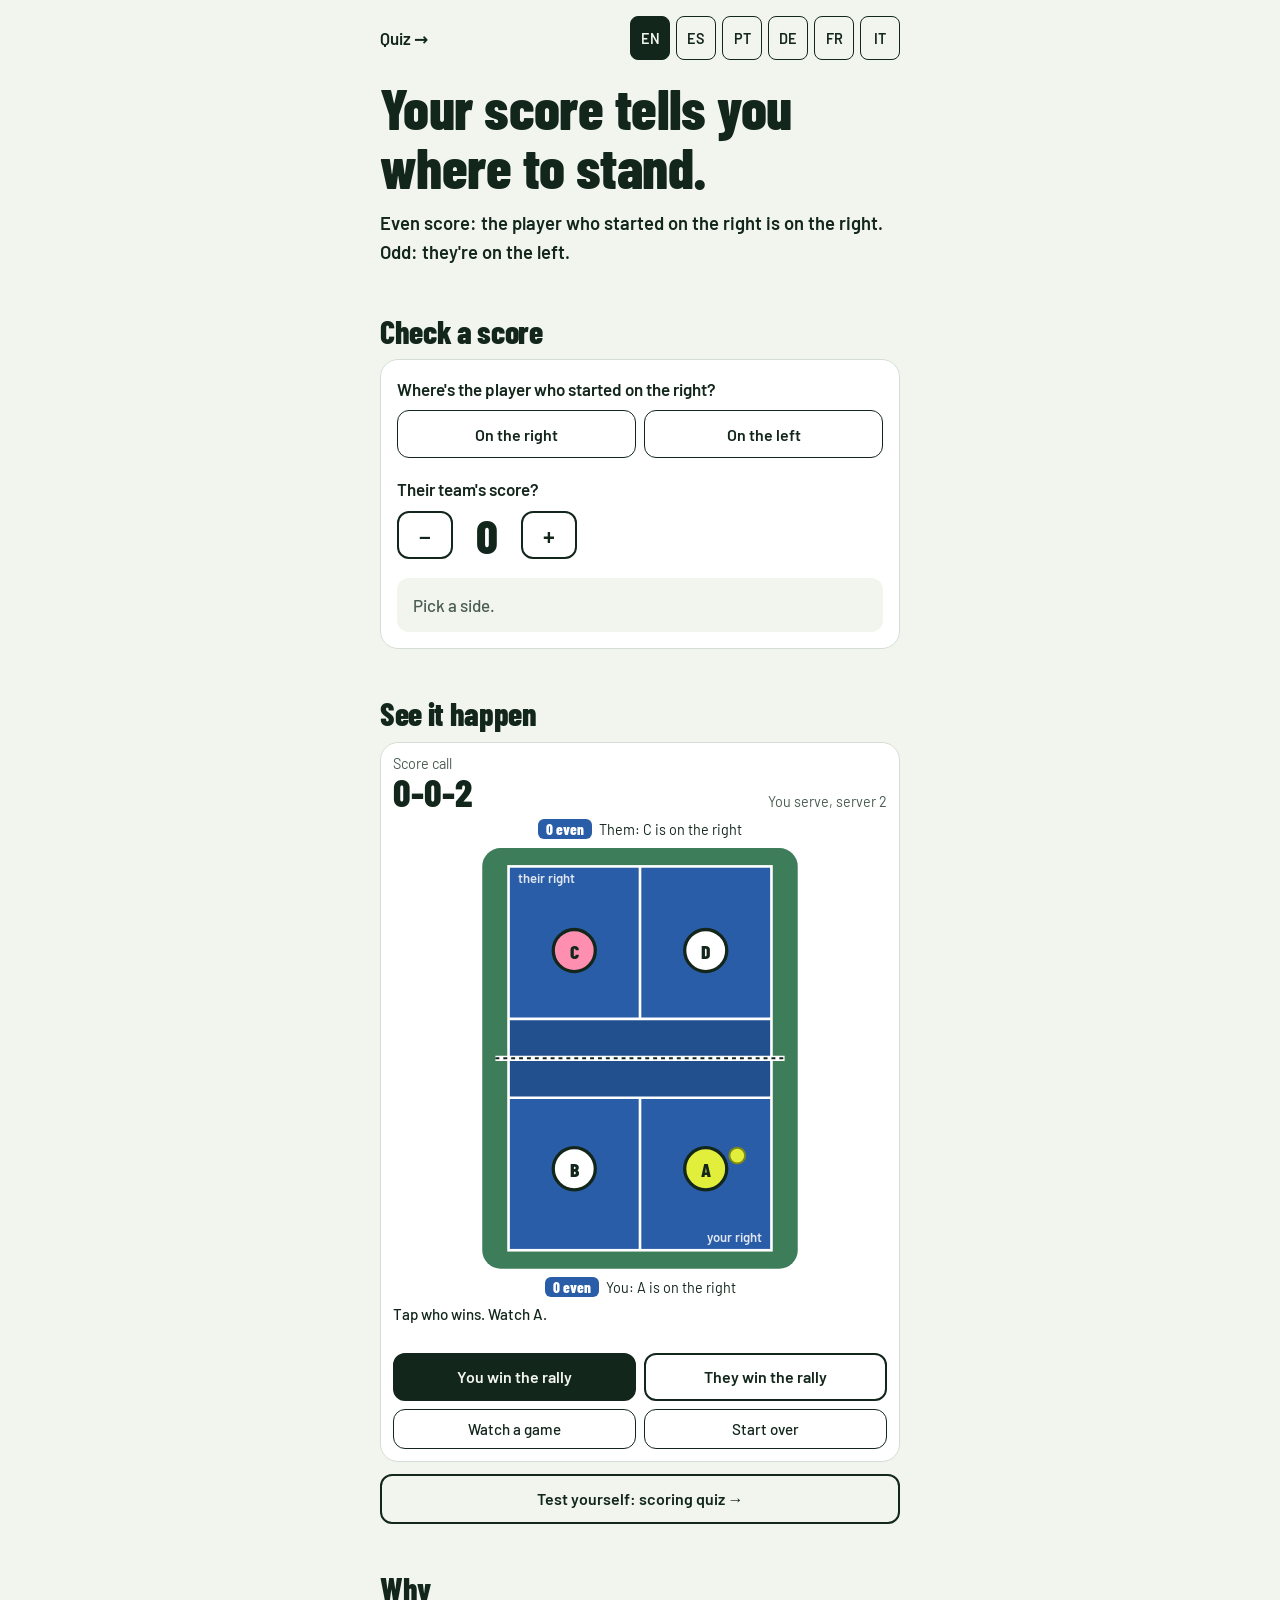
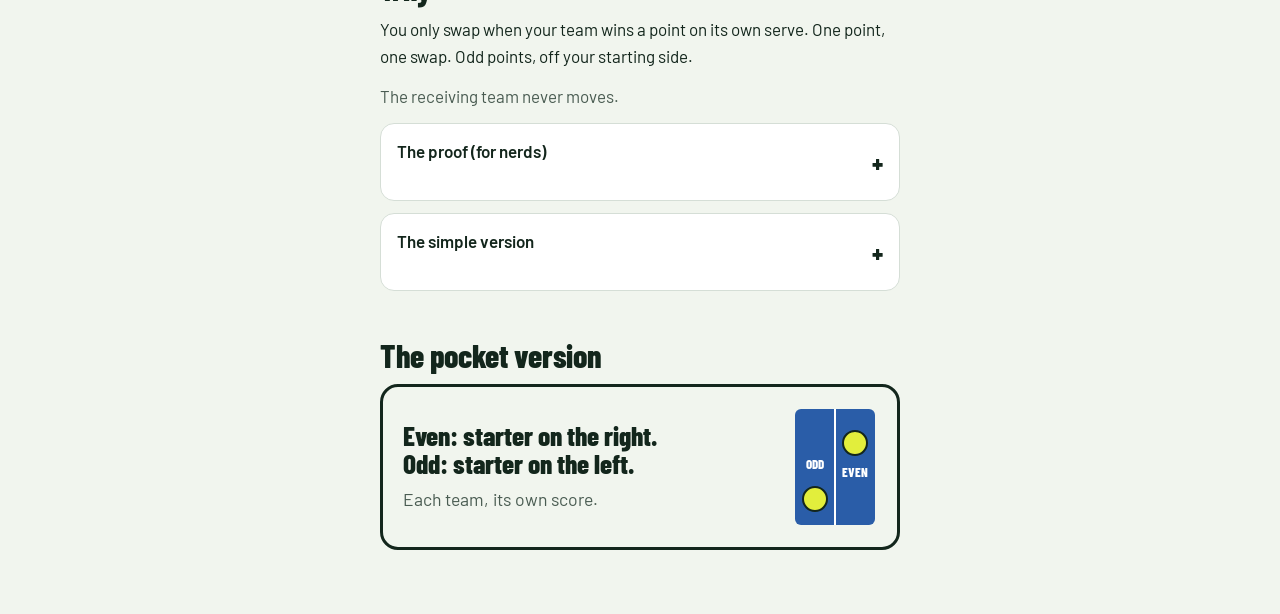
<file: index.html>
<!doctype html>
<html lang="en">
<head>
<meta charset="utf-8">
<meta name="viewport" content="width=device-width, initial-scale=1, viewport-fit=cover">
<title>Odd or even: where to stand in pickleball doubles</title>
<meta name="description" content="Pickleball doubles: your score tells you which side to stand on.">
<link rel="preconnect" href="https://fonts.googleapis.com">
<link rel="preconnect" href="https://fonts.gstatic.com" crossorigin>
<link href="https://fonts.googleapis.com/css2?family=Barlow+Condensed:wght@600;800&family=Barlow:wght@400;500;600&display=swap" rel="stylesheet">
<link rel="stylesheet" href="/shared.css">
<style>
main{max-width:560px;margin:0 auto;padding:16px 20px 64px}
h1{font-size:clamp(2.6rem,11vw,3.6rem);margin:18px 0 14px}
h2{font-size:2rem;margin:48px 0 12px}
.lede{font-size:1.15rem;font-weight:600}

/* The simulator is one screen tall at most: score on top, court in the middle, buttons at the bottom. */
.sim{display:flex;flex-direction:column;gap:8px;padding:12px;scroll-margin:8px;
  height:calc(100vh - 16px);
  height:min(calc(100svh - 16px - env(safe-area-inset-top,0px) - env(safe-area-inset-bottom,0px)),720px)}
.callout{display:flex;align-items:flex-end;justify-content:space-between;gap:12px}
.call{font-family:"Barlow Condensed",sans-serif;font-weight:800;font-size:2.4rem;line-height:1;white-space:nowrap;flex:none}
.call-label{font-size:.9rem;line-height:1.25;color:var(--muted)}
.who{text-align:right;min-width:0}
.strip{font-size:.9rem;line-height:1.3;text-align:center}
.status{min-height:2.6em;margin:0;font-size:.95rem;line-height:1.3;font-weight:500}
.controls{display:grid;grid-template-columns:1fr 1fr;gap:8px}
.controls button{padding:8px 10px;line-height:1.2}
.row2{display:flex;gap:8px}
.row2 button{flex:1;border-width:1px;font-weight:500;font-size:.95rem;min-height:40px;padding:6px 10px;line-height:1.2}
.cta{margin:12px 0 0}
/* Short and wide (a phone on its side): court on the left, everything else beside it. */
@media (max-height:520px){
  .sim{height:auto}
  .sim .court-box{flex:none;height:280px}
}
@media (max-height:520px) and (min-width:600px){
  .sim{display:grid;grid-template-columns:minmax(180px,34%) 1fr;column-gap:16px;align-content:start}
  .sim .court-box{grid-column:1;grid-row:1 / span 6;height:auto;min-height:0}
  .sim > :not(.court-box){grid-column:2}
}

.seg{display:grid;grid-template-columns:1fr 1fr;gap:8px;margin-bottom:18px}
.seg button{border-width:1px}
.seg button[aria-pressed="true"]{background:var(--ink);color:var(--bg)}
.stepper{display:flex;align-items:center;gap:12px;margin-bottom:18px}
.stepper button{width:56px;flex:none;font-size:1.5rem;padding:6px}
.stepper .num{font-size:3rem;min-width:2ch;text-align:center}
.verdict{border-radius:12px;padding:14px 16px;font-weight:500}
.verdict.ok{background:var(--okBg);color:var(--ok)}
.verdict.bad{background:var(--badBg);color:var(--bad)}
.verdict.wait{background:var(--bg);color:var(--muted)}
.verdict b{display:block;font:800 1.5rem "Barlow Condensed",sans-serif;margin-bottom:2px}

.pocket{border:3px solid var(--ink);border-radius:18px;padding:20px;display:grid;grid-template-columns:1fr auto;gap:16px;align-items:center}
.pocket p{margin:0;font-size:1.1rem}
.pocket .big{font:800 1.7rem/1.05 "Barlow Condensed",sans-serif;margin-bottom:8px}
.pocket svg{width:84px;height:auto}
</style>
</head>
<body>
<main>
  <div class="topbar">
    <a class="navlink" href="/quiz/" data-keep-lang>Quiz →</a>
    <nav class="langs" aria-label="Language">
      <button data-lang="en" lang="en">EN</button>
      <button data-lang="es" lang="es">ES</button>
      <button data-lang="pt" lang="pt">PT</button>
      <button data-lang="de" lang="de">DE</button>
      <button data-lang="fr" lang="fr">FR</button>
      <button data-lang="it" lang="it">IT</button>
    </nav>
  </div>

  <h1 data-i="h1"></h1>
  <p class="lede" data-i="lede"></p>

  <h2 data-i="check"></h2>
  <div class="card checker">
    <p class="q" data-i="q1"></p>
    <div class="seg" role="group">
      <button id="sideR" aria-pressed="false" data-i="right"></button>
      <button id="sideL" aria-pressed="false" data-i="left"></button>
    </div>
    <p class="q" data-i="q2"></p>
    <div class="stepper">
      <button id="minus" aria-label="-">−</button>
      <span class="num" id="chkScore" aria-live="polite">0</span>
      <button id="plus" aria-label="+">+</button>
    </div>
    <div class="verdict wait" id="verdict" aria-live="polite"></div>
  </div>

  <h2 data-i="see"></h2>
  <section class="card sim" id="sim">
    <div class="callout">
      <div>
        <div class="call-label" data-i="callLabel"></div>
        <div class="call" id="call" aria-live="polite">0-0-2</div>
      </div>
      <div class="call-label who" id="who"></div>
    </div>
    <div class="strip" id="parThem"></div>
    <div class="court-box" id="court"></div>
    <div class="strip" id="parUs"></div>
    <p class="status" id="status" aria-live="polite"></p>
    <div class="controls">
      <button class="primary" id="winUs" data-i="winUs"></button>
      <button id="winThem" data-i="winThem"></button>
    </div>
    <div class="row2">
      <button id="auto" aria-pressed="false"></button>
      <button id="reset" data-i="reset"></button>
    </div>
  </section>
  <p class="cta"><a class="btn" href="/quiz/" data-keep-lang data-i="toQuiz"></a></p>

  <h2 data-i="why"></h2>
  <p data-i="whyP"></p>
  <p class="muted" data-i="whyNote"></p>

  <details class="more">
    <summary data-i="mathT"></summary>
    <div class="body" data-ih="mathB"></div>
  </details>
  <details class="more">
    <summary data-i="simpleT"></summary>
    <div class="body" data-ih="simpleB"></div>
  </details>

  <h2 data-i="pocket"></h2>
  <div class="pocket">
    <div>
      <p class="big"><span data-i="pk1"></span><br><span data-i="pk2"></span></p>
      <p class="muted" data-i="pk3"></p>
    </div>
    <svg viewBox="0 0 84 120" aria-hidden="true">
      <rect x="2" y="2" width="80" height="116" rx="6" fill="var(--court)"/>
      <line x1="42" y1="2" x2="42" y2="118" stroke="#fff" stroke-width="2"/>
      <circle cx="62" cy="36" r="12" fill="var(--ball)" stroke="#13261C" stroke-width="2"/>
      <text x="62" y="70" text-anchor="middle" fill="#fff" font-family="Barlow Condensed,sans-serif" font-weight="800" font-size="13" data-i="EVEN"></text>
      <circle cx="22" cy="92" r="12" fill="var(--ball)" stroke="#13261C" stroke-width="2"/>
      <text x="22" y="62" text-anchor="middle" fill="#fff" font-family="Barlow Condensed,sans-serif" font-weight="800" font-size="13" data-i="ODD"></text>
    </svg>
  </div>
</main>

<script src="/shared.js"></script>
<script>
(function(){
var PB = window.PB, t = PB.t;
function el(id){ return document.getElementById(id); }

/* ---------- simulator ---------- */
var st = PB.fresh(), msgKeys = ["init"], timer = null;
var sim = el("sim"), autoBtn = el("auto");
var court = PB.mountCourt(el("court"));

function line(who, score, p){
  var odd = score % 2 === 1;
  return '<span class="tag '+(odd?"odd":"even")+'">'+score+" "+t(odd?"odd":"even")+"</span> "+t(who)+": "+t(odd?"isLeft":"isRight",{p:p});
}
function render(){
  court.draw(st);
  el("call").textContent = PB.callOf(st);
  el("who").textContent = t(st.serving==="us"?"youServe":"theyServe") + ", " + t("server") + " " + st.num;
  el("parThem").innerHTML = line("them", st.them, "C");
  el("parUs").innerHTML = line("you", st.us, "A");
  el("status").textContent = msgKeys.map(function(k){ return t(k); }).join(" ");
  autoBtn.textContent = t(timer ? "pause" : "watch");
}
function rally(w){
  if(st.done){ st = PB.fresh(); msgKeys = ["mNew"]; render(); return; }
  var r = PB.step(st, w);
  st = r.st;
  msgKeys = [r.ev==="point" ? (w==="us"?"mUs":"mThem") : r.ev==="second" ? "mS1" : "mOut"];
  if(st.done) msgKeys.push("mOver");
  render();
}
/* Bring the whole simulator on screen, so the score and the buttons are visible together. */
function showSim(){
  var calm = window.matchMedia && matchMedia("(prefers-reduced-motion: reduce)").matches;
  try{ sim.scrollIntoView({block:"nearest", behavior:calm?"auto":"smooth"}); }catch(e){}
}
function stopAuto(){ if(timer){ clearInterval(timer); timer = null; autoBtn.setAttribute("aria-pressed","false"); autoBtn.textContent = t("watch"); } }

el("winUs").onclick = function(){ stopAuto(); showSim(); rally("us"); };
el("winThem").onclick = function(){ stopAuto(); showSim(); rally("them"); };
el("reset").onclick = function(){ stopAuto(); showSim(); st = PB.fresh(); msgKeys = ["mNew"]; render(); };
autoBtn.onclick = function(){
  if(timer){ stopAuto(); return; }
  showSim();
  if(st.done){ st = PB.fresh(); }
  timer = setInterval(function(){ rally(Math.random() < .55 ? "us" : "them"); if(st.done) stopAuto(); }, 1700);
  autoBtn.setAttribute("aria-pressed","true"); autoBtn.textContent = t("pause");
};

/* ---------- checker ---------- */
var side = null, score = 0;
var sideR = el("sideR"), sideL = el("sideL");
function check(){
  sideR.setAttribute("aria-pressed", side==="right");
  sideL.setAttribute("aria-pressed", side==="left");
  el("chkScore").textContent = score;
  var v = el("verdict");
  if(!side){ v.className = "verdict wait"; v.textContent = t("pick"); return; }
  var odd = score % 2 === 1;
  if((side==="right") !== odd){ v.className = "verdict ok"; v.innerHTML = "<b>"+t("ok")+"</b>"; return; }
  var nums = [score-1, score+1].filter(function(n){ return n>=0; });
  /* Spanish says "u", not "o", before a number that starts with an o sound: 8, 11, 18. */
  var or = t("or"), last = nums[nums.length-1];
  if(or === "o" && document.documentElement.lang === "es" && (last === 8 || last === 11 || last === 18)){ or = "u"; }
  var opts = nums.join(" "+or+" ");
  v.className = "verdict bad";
  v.innerHTML = "<b>"+t("bad")+"</b>"+t("must",{need:t(side==="right"?"even":"odd"),opts:opts});
}
sideR.onclick = function(){ side = "right"; check(); };
sideL.onclick = function(){ side = "left"; check(); };
el("minus").onclick = function(){ if(score>0) score--; check(); };
el("plus").onclick = function(){ if(score<30) score++; check(); };

PB.initLang(function(){ render(); check(); });
})();
</script>
</body>
</html>
</file>
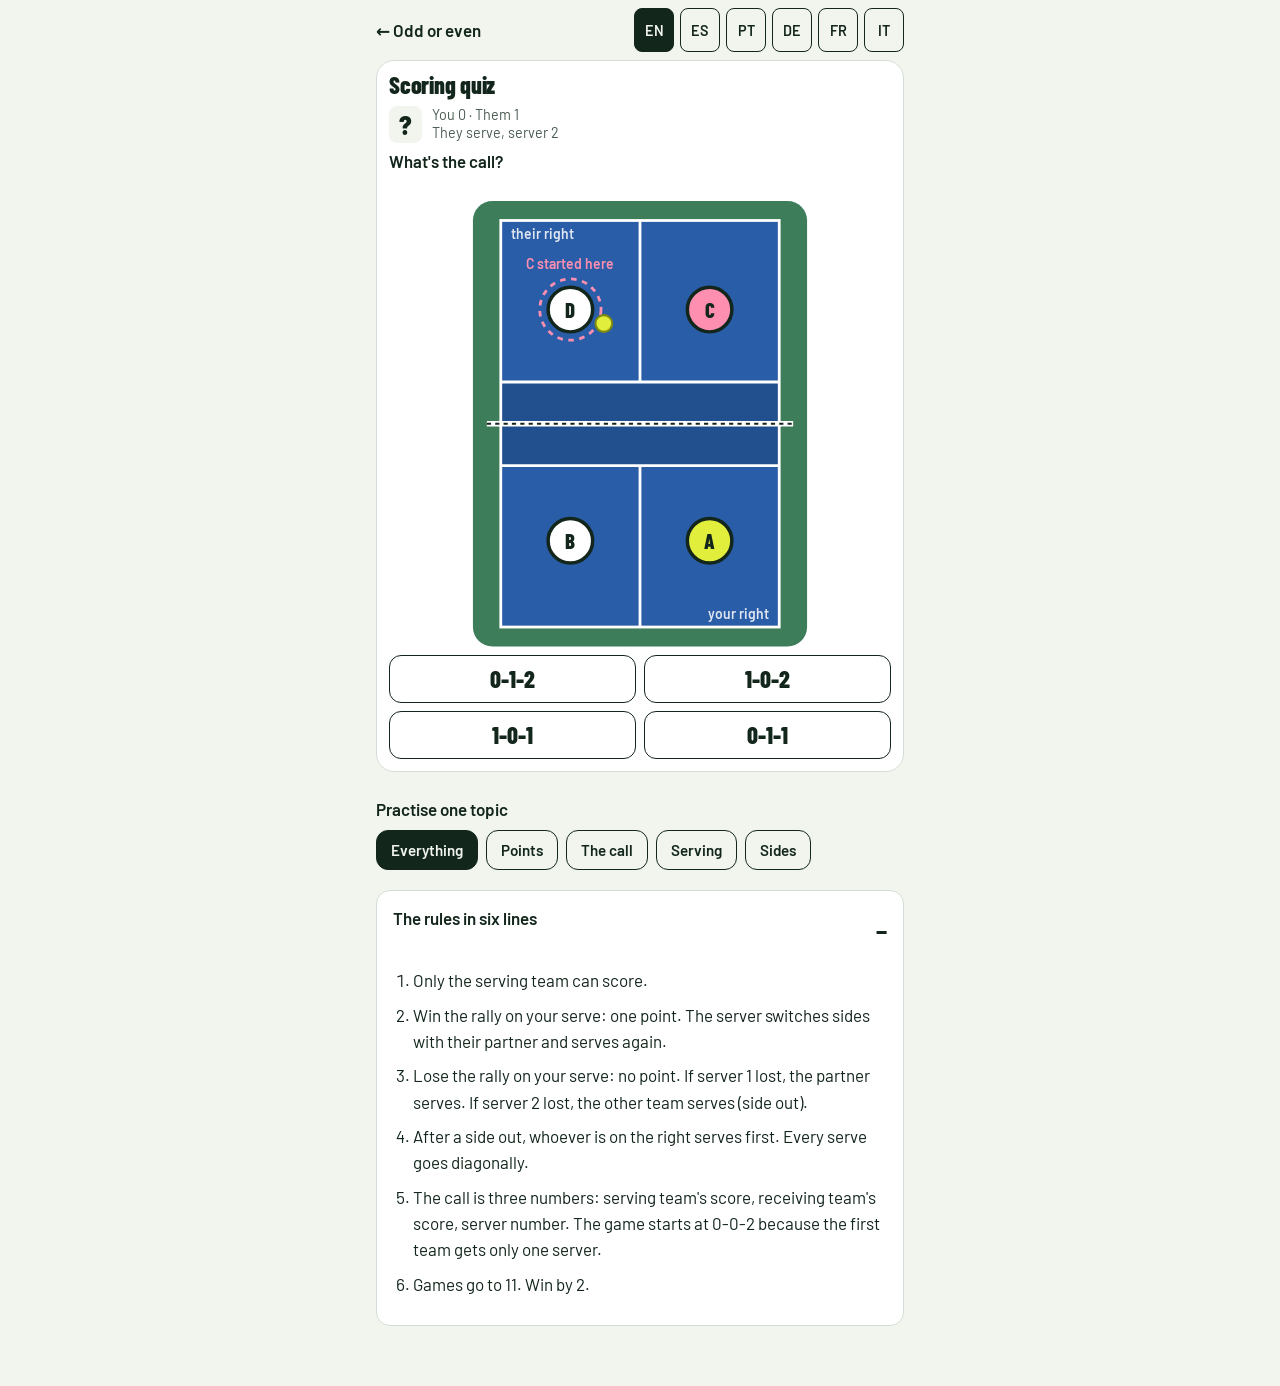
<file: quiz/index.html>
<!doctype html>
<html lang="en" data-title="qTitle">
<head>
<meta charset="utf-8">
<meta name="viewport" content="width=device-width, initial-scale=1, viewport-fit=cover">
<title>Pickleball doubles scoring quiz</title>
<meta name="description" content="Practise pickleball doubles scoring: who scores, who serves next, and what the call is.">
<link rel="preconnect" href="https://fonts.googleapis.com">
<link rel="preconnect" href="https://fonts.gstatic.com" crossorigin>
<link href="https://fonts.googleapis.com/css2?family=Barlow+Condensed:wght@600;800&family=Barlow:wght@400;500;600&display=swap" rel="stylesheet">
<link rel="stylesheet" href="/shared.css">
<style>
.quizmain{max-width:560px;margin:0 auto;padding:0 16px 48px}
/* The quiz is exactly one screen: question, court and answers are always visible together. */
.screen{display:flex;flex-direction:column;gap:8px;padding:8px 0;min-height:500px;
  height:100vh;
  height:min(calc(100svh - env(safe-area-inset-top,0px) - env(safe-area-inset-bottom,0px)),780px)}
.quiz{flex:1 1 0;min-height:0;display:flex;flex-direction:column;gap:8px;padding:12px;scroll-margin:8px}
.qtop{display:flex;align-items:baseline;justify-content:space-between;gap:12px}
.qtop h1{font-size:1.5rem;margin:0}
.tally{font-size:.85rem;line-height:1.2;color:var(--muted);text-align:right}
.sit{display:flex;align-items:center;gap:10px;min-height:38px;font-size:.9rem;line-height:1.25;color:var(--muted)}
.chip{flex:none;font:800 1.7rem/1 "Barlow Condensed",sans-serif;color:var(--ink);background:var(--bg);border-radius:8px;padding:5px 10px}
.prompt{margin:0;min-height:2.5em;font-size:1.05rem;line-height:1.25;font-weight:600}

/* Answers and feedback share one fixed slot, so the court never jumps. */
.bottom{display:grid;min-height:104px}
.answers{display:grid;grid-template-columns:1fr 1fr;grid-auto-rows:1fr;gap:8px}
.answers[hidden],.fb[hidden]{display:none}
.answers button{display:flex;align-items:center;justify-content:center;border-width:1px;padding:6px 8px;font-size:.95rem;line-height:1.15}
.answers.big button{font:800 1.5rem/1.05 "Barlow Condensed",sans-serif}
.answers.locked button{cursor:default}
.answers.locked button:not(.good):not(.bad){opacity:.4}
.answers button.good{background:var(--okBg);border-color:var(--ok);color:var(--ok)}
.answers button.bad{background:var(--badBg);border-color:var(--bad);color:var(--bad)}
.tok{display:inline-flex;align-items:center;justify-content:center;width:34px;height:34px;border-radius:50%;border:2.5px solid #13261C;color:#13261C;font:800 1.1rem/1 "Barlow Condensed",sans-serif}
.fb{display:flex;align-items:stretch;gap:10px}
.fb p{flex:1;align-self:center;margin:0;font-size:.875rem;line-height:1.3}
.fb b.ok{color:var(--ok)}
.fb b.bad{color:var(--bad)}
.fb button{flex:none;min-width:84px}

.below{padding-top:16px}
.topics{display:flex;flex-wrap:wrap;gap:8px;margin-bottom:20px}
.topics button{min-height:40px;padding:6px 14px;border-width:1px;font-size:.95rem}
.topics button[aria-pressed="true"]{background:var(--ink);color:var(--bg)}

/* Short and wide (a phone on its side): court on the left, question and answers beside it. */
@media (max-height:520px) and (min-width:600px){
  .screen{height:auto;min-height:0}
  .quiz{flex:none;display:grid;grid-template-columns:minmax(180px,34%) 1fr;column-gap:16px;align-content:start}
  .quiz .court-box{grid-column:1;grid-row:1 / span 4;min-height:0}
  .quiz > :not(.court-box){grid-column:2}
}
</style>
</head>
<body>
<main class="quizmain">
  <div class="screen">
    <div class="topbar">
      <a class="navlink" href="/" data-keep-lang data-i="qBack"></a>
      <nav class="langs" aria-label="Language">
        <button data-lang="en" lang="en">EN</button>
        <button data-lang="es" lang="es">ES</button>
        <button data-lang="pt" lang="pt">PT</button>
        <button data-lang="de" lang="de">DE</button>
        <button data-lang="fr" lang="fr">FR</button>
        <button data-lang="it" lang="it">IT</button>
      </nav>
    </div>
    <section class="card quiz" id="quiz">
      <div class="qtop">
        <h1 data-i="qH1"></h1>
        <span class="tally" id="tally"></span>
      </div>
      <div class="sit" id="sit"></div>
      <p class="prompt" id="prompt" aria-live="polite"></p>
      <div class="court-box" id="court"></div>
      <div class="bottom">
        <div class="answers" id="answers"></div>
        <div class="fb" id="fb" hidden>
          <p id="fbText" aria-live="polite"></p>
          <button class="primary" id="next" data-i="next"></button>
        </div>
      </div>
    </section>
  </div>

  <div class="below">
    <p class="q" data-i="topic"></p>
    <div class="topics" id="topics" role="group" data-ia="topic">
      <button data-topic="all" data-i="tAll"></button>
      <button data-topic="points" data-i="tPoints"></button>
      <button data-topic="call" data-i="tCall"></button>
      <button data-topic="serve" data-i="tServe"></button>
      <button data-topic="sides" data-i="tSides"></button>
    </div>
    <details class="more" open>
      <summary data-i="rulesT"></summary>
      <div class="body" data-ih="rulesB"></div>
    </details>
  </div>
</main>

<script src="/shared.js"></script>
<script>
(function(){
"use strict";
var PB = window.PB, t = PB.t;
function el(id){ return document.getElementById(id); }
var card = el("quiz"), ansEl = el("answers"), fbEl = el("fb"), nextBtn = el("next");
var court = PB.mountCourt(el("court"));

/* Question types per topic. A type listed twice comes up twice as often. */
var BAG = {
  points:["happens","happens","happens","over"],
  call:["call","nextcall"],
  serve:["who","who","recv"],
  sides:["where","where","imp"]
};
BAG.all = BAG.points.concat(BAG.call, BAG.call, BAG.serve, BAG.sides);
var topic = "all", q = null, phase = "ask", picked = -1, lastType = "", timer = null;
var tally = { n:0, r:0, streak:0 };

function rnd(n){ return Math.floor(Math.random()*n); }
function pick(a){ return a[rnd(a.length)]; }
function shuffle(a){ for(var i=a.length-1;i>0;i--){ var j = rnd(i+1), x = a[i]; a[i] = a[j]; a[j] = x; } return a; }
function uniq(list, not){ var out = []; list.forEach(function(x){ if(x !== not && out.indexOf(x) < 0) out.push(x); }); return out; }

/* A position that really can happen: play a random number of rallies from 0-0-2. */
function randState(){
  var s = PB.fresh(), n = rnd(28);
  for(var i=0;i<n;i++){
    var r = PB.step(s, Math.random() < .5 ? "us" : "them");
    if(r.st.us > 9 || r.st.them > 9) break;
    s = r.st;
  }
  return s;
}
/* Players placed by score alone (even: starter on the right). Used when nobody is serving in the picture. */
function posState(us, them){
  var s = PB.fresh();
  s.us = us; s.them = them; s.first = false;
  s.right.us = us % 2 ? "B" : "A";
  s.right.them = them % 2 ? "D" : "C";
  return s;
}
/* A position plus one rally. One time in seven it is the very first serve, where the one-server rule bites. */
function scenario(){
  var s = Math.random() < .15 ? PB.fresh() : randState();
  var w = Math.random() < .5 ? "us" : "them";
  var r = PB.step(s, w);
  return { s:s, w:w, st:r.st, ev:r.ev };
}

function chip(x){ return '<b class="chip">'+x+'</b>'; }
function who(s){ return t(s.serving==="us" ? "youServe" : "theyServe") + ", " + t("server") + " " + s.num; }
function sitCall(s){ return chip(PB.callOf(s)) + "<span>" + who(s) + "</span>"; }
var FILL = { A:"var(--ball)", B:"#fff", C:"var(--them)", D:"#fff" };
function tok(p){ return '<span class="tok" style="background:'+FILL[p]+'">'+p+'</span>'; }
function toks(){ return ["A","B","C","D"].map(tok); }
function why(sc){
  if(sc.ev === "point") return t("xPoint");
  if(sc.ev === "second") return t("xSecond");
  return t(sc.s.first ? "xFirst" : "xOut");
}

/* Each generator returns: state (+draw options) to show, optional after (what the court shows once answered),
   ok (index of the right option) and view(), which builds the texts in the current language. */
var G = {
  happens:function(){
    var sc = scenario(), mate = PB.partner[sc.s.server];
    return { state:sc.s, after:{state:sc.st},
      ok: sc.ev==="point" ? (sc.w==="us" ? 0 : 1) : sc.ev==="second" ? 2 : 3,
      view:function(){ return { sit:sitCall(sc.s), sitAfter:sitCall(sc.st), prompt:t(sc.w==="us" ? "pWinUs" : "pWinThem"),
        opts:[t("oPtUs"), t("oPtThem"), t("oSecond",{p:mate}), t("oOut")], why:why(sc) }; } };
  },
  over:function(){
    var c = pick([[11,9],[11,10],[12,10],[10,8],[12,11],[11,7],[13,11],[10,10],[9,7],[14,12],[11,5],[10,9]]);
    var flip = Math.random() < .5, us = flip ? c[1] : c[0], them = flip ? c[0] : c[1];
    var over = c[0] >= 11 && c[0] - c[1] >= 2;
    return { state:posState(us, them), draw:{ball:false}, ok: over ? 0 : 1,
      view:function(){ return { sit:chip(t("sitScores",{us:us,them:them})), prompt:t("pOver"), opts:[t("yes"), t("no")],
        why:t(over ? "xOverYes" : c[0] < 11 ? "xOverNo11" : "xOverNo2") }; } };
  },
  call:function(){
    var start = Math.random() < .2, s = PB.fresh();
    if(!start){ do { s = randState(); } while(s.us === s.them); }
    var S = s[s.serving], R = s[PB.other(s.serving)], n = s.num, m = 3 - n, right = PB.callOf(s);
    /* Receivers' score first is the classic slip, so it is always on offer. */
    var wrong = start ? ["0-0-1","0-0","2-0-0"]
      : uniq([R+"-"+S+"-"+n].concat(shuffle([S+"-"+R+"-"+m, R+"-"+S+"-"+m, n+"-"+S+"-"+R, S+"-"+R])), right).slice(0,3);
    var opts = shuffle(wrong.concat([right]));
    return { state:s, ok:opts.indexOf(right),
      view:function(){ return {
        sit:chip("?") + "<span>" + t("sitScores",{us:s.us,them:s.them}) + "<br>" + (start ? t("sitFirst") : who(s)) + "</span>",
        sitAfter:sitCall(s), prompt:t("pCall"), opts:opts, why:t(start ? "xStartCall" : "xCall",{call:right}) }; } };
  },
  nextcall:function(){
    var sc = scenario(), s = sc.s, S = s[s.serving], R = s[PB.other(s.serving)], n = s.num, right = PB.callOf(sc.st);
    /* The three things that can happen, plus two where the receivers wrongly get a point. */
    var wrong = uniq(shuffle([(S+1)+"-"+R+"-"+n, S+"-"+R+"-"+(3-n), R+"-"+S+"-1", S+"-"+(R+1)+"-"+n, (R+1)+"-"+S+"-1"]), right).slice(0,3);
    var opts = shuffle(wrong.concat([right]));
    return { state:s, after:{state:sc.st}, ok:opts.indexOf(right),
      view:function(){ return { sit:sitCall(s), sitAfter:sitCall(sc.st), prompt:t(sc.w==="us" ? "pNextUs" : "pNextThem"),
        opts:opts, why:why(sc) + " " + t("xNow",{call:right}) }; } };
  },
  who:function(){
    var sc = scenario(), p = sc.st.server;
    return { state:sc.s, after:{state:sc.st, draw:{mark:p}}, ok:"ABCD".indexOf(p),
      view:function(){ return { sit:sitCall(sc.s), sitAfter:sitCall(sc.st), prompt:t(sc.w==="us" ? "pWhoUs" : "pWhoThem"), opts:toks(),
        why: sc.ev==="point" ? t("xSame",{p:p}) : sc.ev==="second" ? t("xPartner",{p:p})
          : t(sc.s.first ? "xFirst" : "xOutHead") + " " + t("xRight",{p:p}) }; } };
  },
  recv:function(){
    var s = randState(), srv = s.server, rt = PB.other(s.serving);
    var rc = PB.sideOf(s, srv)==="right" ? s.right[rt] : PB.partner[s.right[rt]];
    return { state:s, after:{state:s, draw:{mark:rc, aim:[srv, rc]}}, ok:"ABCD".indexOf(rc),
      view:function(){ return { sit:sitCall(s), prompt:t("pRecv",{p:srv}), opts:toks(), why:t("xDiag",{p:rc}) }; } };
  },
  where:function(){
    var mine = Math.random() < .5, team = mine ? "us" : "them", p = mine ? "A" : "C", n = rnd(11);
    var s = posState(mine ? n : 0, mine ? 0 : n);
    /* Buttons sit under the spot they name: the other team faces us, so their right is on our left. */
    var sides = mine ? ["left","right"] : ["right","left"];
    return { state:s, draw:{hide:mine ? "AB" : "CD", ghost:team, ball:false}, after:{state:s, draw:{ball:false, mark:p}}, ok:sides.indexOf(n % 2 ? "left" : "right"),
      view:function(){ return { sit:"<span>" + t(mine ? "you" : "them") + "</span>" + chip(n), prompt:t(mine ? "pWhereUs" : "pWhereThem",{n:n,p:p}),
        opts:sides.map(function(x){ return t(x); }), why:t(n % 2 ? "xOdd" : "xEven",{n:n,p:p}) }; } };
  },
  imp:function(){
    var mine = Math.random() < .5, team = mine ? "us" : "them", p = mine ? "A" : "C", odd = Math.random() < .5;
    var ODD = [1,3,5,7,9], EVEN = [0,2,4,6,8,10];
    var fits = shuffle((odd ? ODD : EVEN).slice()).slice(0,3), wrong = pick(odd ? EVEN : ODD);
    var nums = fits.concat([wrong]).sort(function(a,b){ return a-b; });
    var s = posState(mine ? fits[0] : 0, mine ? 0 : fits[0]);
    return { state:s, draw:{ball:false, start:team}, after:{state:s, draw:{ball:false, start:team, mark:p}}, ok:nums.indexOf(wrong),
      view:function(){ return { sit:"<span>" + t(mine ? "you" : "them") + "</span>" + chip("?"), prompt:t(mine ? "pImpUs" : "pImpThem",{p:p}),
        opts:nums.map(String), why:t(odd ? "xImpOdd" : "xImpEven",{p:p,n:wrong}) }; } };
  }
};

function show(){
  var v = q.view(), done = phase !== "ask", ok = picked === q.ok;
  el("sit").innerHTML = done && v.sitAfter ? v.sitAfter : v.sit;
  el("prompt").textContent = v.prompt;
  if(done && q.after) court.draw(q.after.state, q.after.draw); else court.draw(q.state, q.draw);
  ansEl.className = "answers" + (q.type === "happens" ? "" : " big") + (done ? " locked" : "");
  ansEl.innerHTML = "";
  v.opts.forEach(function(html, i){
    var b = document.createElement("button");
    b.type = "button";
    b.innerHTML = html;
    if(done){
      b.setAttribute("aria-disabled", "true");
      if(i === q.ok) b.className = "good"; else if(i === picked) b.className = "bad";
    }
    b.onclick = function(){ answer(i); };
    ansEl.appendChild(b);
  });
  ansEl.hidden = phase === "done";
  fbEl.hidden = phase !== "done";
  el("fbText").innerHTML = phase === "done" ? '<b class="'+(ok ? "ok" : "bad")+'">'+(ok ? "✓ " : "✗ ")+t(ok ? "qRight" : "qWrong")+"</b> "+v.why : "";
  el("tally").textContent = tally.n ? t("qScore",{r:tally.r,n:tally.n}) + (tally.streak > 1 ? " · " + t("qStreak",{n:tally.streak}) : "") : "";
}
function fit(){
  var calm = window.matchMedia && matchMedia("(prefers-reduced-motion: reduce)").matches;
  try{ card.scrollIntoView({block:"nearest", behavior:calm ? "auto" : "smooth"}); }catch(e){}
}
function newQ(){
  var bag = BAG[topic], type = pick(bag);
  if(type === lastType) type = pick(bag);
  lastType = type;
  q = G[type]();
  q.type = type;
  phase = "ask"; picked = -1;
  show();
}
/* The tapped button shows right or wrong for a moment, then the explanation takes its place. */
function answer(i){
  if(phase !== "ask") return;
  picked = i; phase = "flash";
  tally.n++;
  if(i === q.ok){ tally.r++; tally.streak++; } else { tally.streak = 0; }
  show(); fit();
  timer = setTimeout(function(){
    phase = "done"; show();
    try{ nextBtn.focus({preventScroll:true}); }catch(e){}
  }, 700);
}
nextBtn.onclick = function(){ if(phase === "done"){ newQ(); fit(); } };
document.addEventListener("keydown", function(e){
  if(e.metaKey || e.ctrlKey || e.altKey) return;
  var n = "1234".indexOf(e.key);
  if(phase === "ask" && n >= 0 && n < ansEl.children.length) answer(n);
});

var chips = Array.prototype.slice.call(el("topics").children);
function setTopic(x, user){
  topic = Object.prototype.hasOwnProperty.call(BAG, x) ? x : "all";
  chips.forEach(function(b){ b.setAttribute("aria-pressed", b.getAttribute("data-topic") === topic); });
  try{
    var u = new URL(location.href);
    if(topic === "all") u.searchParams.delete("topic"); else u.searchParams.set("topic", topic);
    history.replaceState(null, "", u);
  }catch(e){}
  if(user){ clearTimeout(timer); lastType = ""; newQ(); fit(); }
}
chips.forEach(function(b){ b.onclick = function(){ setTopic(b.getAttribute("data-topic"), true); }; });

var first = "all";
try{ first = new URLSearchParams(location.search).get("topic") || "all"; }catch(e){}
setTopic(first, false);
newQ();
PB.initLang(show);
})();
</script>
</body>
</html>
</file>
<file: shared.css>
/* Shared by / and /quiz/: colours, type, buttons, the card and the court. */
:root{
  --bg:#F1F5EE; --surface:#FFFFFF; --ink:#13261C; --muted:#4A5C52; --line:#D5DED6;
  --court:#2A5DA8; --kitchen:#22508F; --surround:#3E7D5A;
  --ball:#E2EE3C; --ballEdge:#7F8A10; --them:#FF8FB1;
  --ok:#1F7A45; --okBg:#E3F3E8; --bad:#B3261E; --badBg:#FBE6E4; --focus:#2A5DA8;
  color-scheme: light;
  box-sizing:border-box;
  padding-top:env(safe-area-inset-top,0px);
  padding-bottom:env(safe-area-inset-bottom,0px);
}
@media (prefers-color-scheme: dark){
  :root:not([data-theme="light"]){
    --bg:#0E1C15; --surface:#16281F; --ink:#E9F0EA; --muted:#A9BBB0; --line:#2B4236;
    --surround:#2F6247; --ok:#7BD69B; --okBg:#173A26; --bad:#FF9C92; --badBg:#3C1C19; --focus:#E2EE3C;
    color-scheme: dark;
  }
}
:root[data-theme="dark"]{
  --bg:#0E1C15; --surface:#16281F; --ink:#E9F0EA; --muted:#A9BBB0; --line:#2B4236;
  --surround:#2F6247; --ok:#7BD69B; --okBg:#173A26; --bad:#FF9C92; --badBg:#3C1C19; --focus:#E2EE3C;
  color-scheme: dark;
}
*,*::before,*::after{box-sizing:inherit}
html{scroll-padding-top:env(safe-area-inset-top,0px)}
body{margin:0;background:var(--bg);color:var(--ink);font:400 1.0625rem/1.55 Barlow,system-ui,-apple-system,"Segoe UI",sans-serif}
h1,h2,.num{font-family:"Barlow Condensed","Arial Narrow",Barlow,sans-serif;font-weight:800;letter-spacing:-.01em;line-height:1.02}
p{margin:0 0 14px}
.muted{color:var(--muted)}

button,.btn{font:600 1rem Barlow,sans-serif;border-radius:12px;border:2px solid var(--ink);background:transparent;color:var(--ink);padding:13px 10px;cursor:pointer;min-height:48px;touch-action:manipulation}
button.primary{background:var(--ink);color:var(--bg)}
button:focus-visible,a:focus-visible{outline:3px solid var(--focus);outline-offset:2px}
.btn{display:flex;align-items:center;justify-content:center;text-align:center;text-decoration:none}

.topbar{display:flex;align-items:center;justify-content:space-between;flex-wrap:wrap;gap:6px 12px}
.navlink{display:inline-flex;align-items:center;min-height:44px;color:var(--ink);font-weight:600;text-decoration:none}
.langs{display:flex;gap:6px;justify-content:flex-end;margin-left:auto}
.langs button{min-height:44px;min-width:40px;padding:4px 8px;border-width:1px;font-size:.9rem;font-weight:600;border-radius:8px}
.langs button[aria-pressed="true"]{background:var(--ink);color:var(--bg)}

.card{background:var(--surface);border:1px solid var(--line);border-radius:18px;padding:16px}
.q{font-weight:600;margin:0 0 8px}
.tag{display:inline-block;font:800 .95rem "Barlow Condensed",sans-serif;padding:1px 8px;border-radius:6px;margin-right:4px}
.tag.even{background:var(--court);color:#fff}
.tag.odd{background:var(--ball);color:#13261C}

/* The court fills whatever height its card has left, so the card can be sized to the screen. */
.court-box{position:relative;flex:1 1 0;min-height:160px}
.court-box svg{position:absolute;top:0;left:0;width:100%;height:100%;display:block}
.p{transition:transform .6s cubic-bezier(.5,0,.2,1),opacity .3s}
.p circle{stroke-width:2.5}
.p text{font:800 15px "Barlow Condensed",sans-serif;text-anchor:middle;dominant-baseline:central}
.ball{transition:transform .45s ease,opacity .3s}
.start,.ghost,.ring,.aim{transition:opacity .3s}
.ghost text{font:800 16px "Barlow Condensed",sans-serif;fill:#fff;text-anchor:middle;dominant-baseline:central}
.side-tag{font:600 10px Barlow,sans-serif;fill:#fff;opacity:.85}

details.more{background:var(--surface);border:1px solid var(--line);border-radius:14px;margin:12px 0}
details.more summary{cursor:pointer;list-style:none;padding:14px 44px 14px 16px;font-weight:600;position:relative;min-height:48px}
details.more summary::-webkit-details-marker{display:none}
details.more summary::after{content:"+";position:absolute;right:16px;top:50%;transform:translateY(-50%);font:800 1.6rem "Barlow Condensed",sans-serif}
details.more[open] summary::after{content:"−"}
details.more .body{padding:0 16px 14px}
details.more ol{padding-left:1.2em;margin:0 0 14px}
details.more li{margin-bottom:8px}

@media (prefers-reduced-motion: reduce){ .p,.ball,.start,.ghost,.ring,.aim{transition:none} }
</file>
